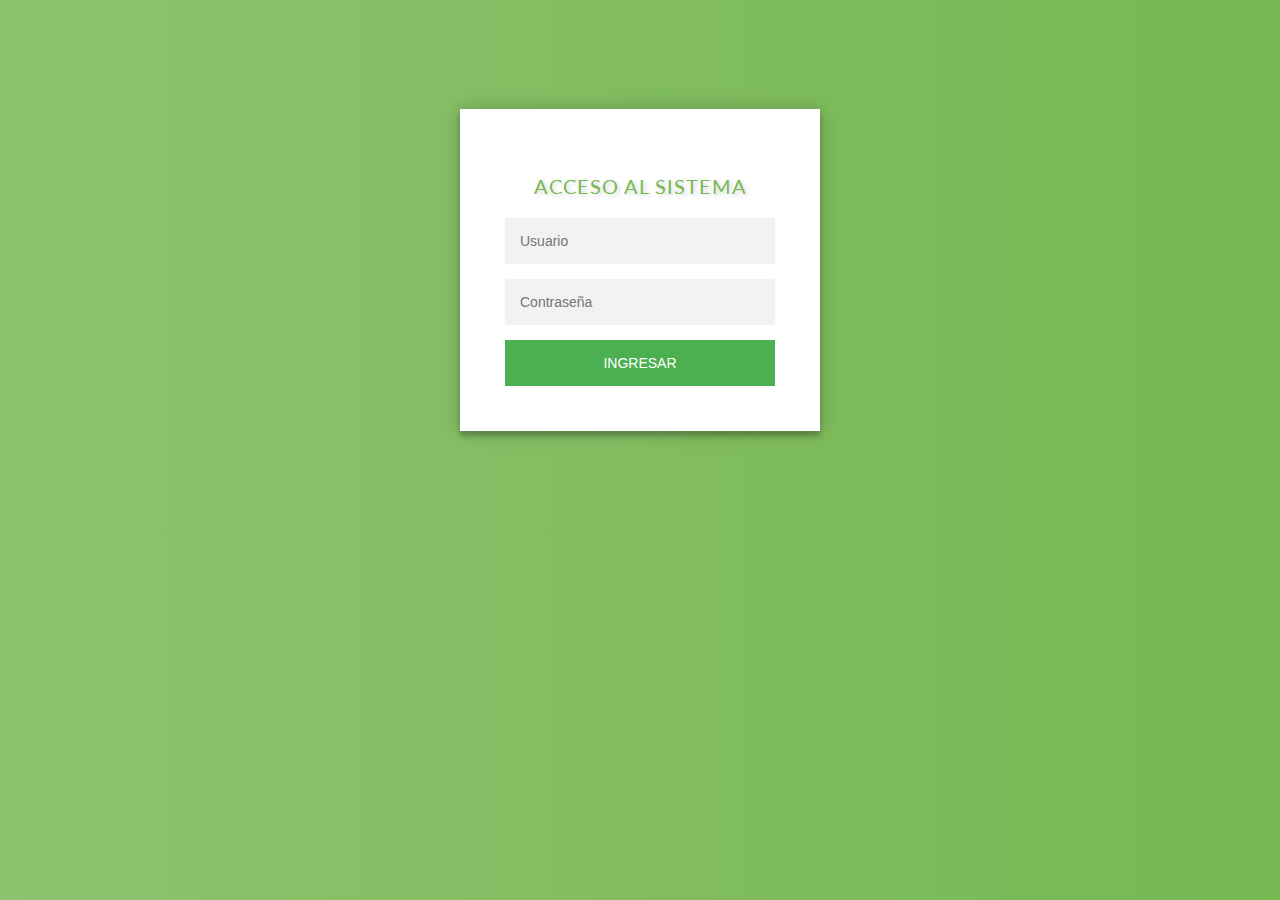
<file: index.html>
<!DOCTYPE html>
<html lang="en">
<head>
	<meta charset="UTF-8">
	<meta name="viewport" content="width=device-width, user-scalable=no, initial-scale=1.0, maximum-scale=1.0, minimum-scale=1.0">
	<title>Sistema de Control Remoto</title>
	<link rel="stylesheet" href="https://fonts.googleapis.com/css?family=Lato:300,400,700"> 
	<link rel="stylesheet" href="css/login.css">
</head>
<body>
<div class="login-page">
	<div class="form">
		<p class="form-title">ACCESO AL SISTEMA</p>
		<form class="login-form" action="estanque.html">
			<input type="text" placeholder="Usuario"/>
			<input type="password" placeholder="Contraseña"/>
			<button type="submit">Ingresar</button>
		</form>
	</div>
</div>
</body>
</html>
</file>
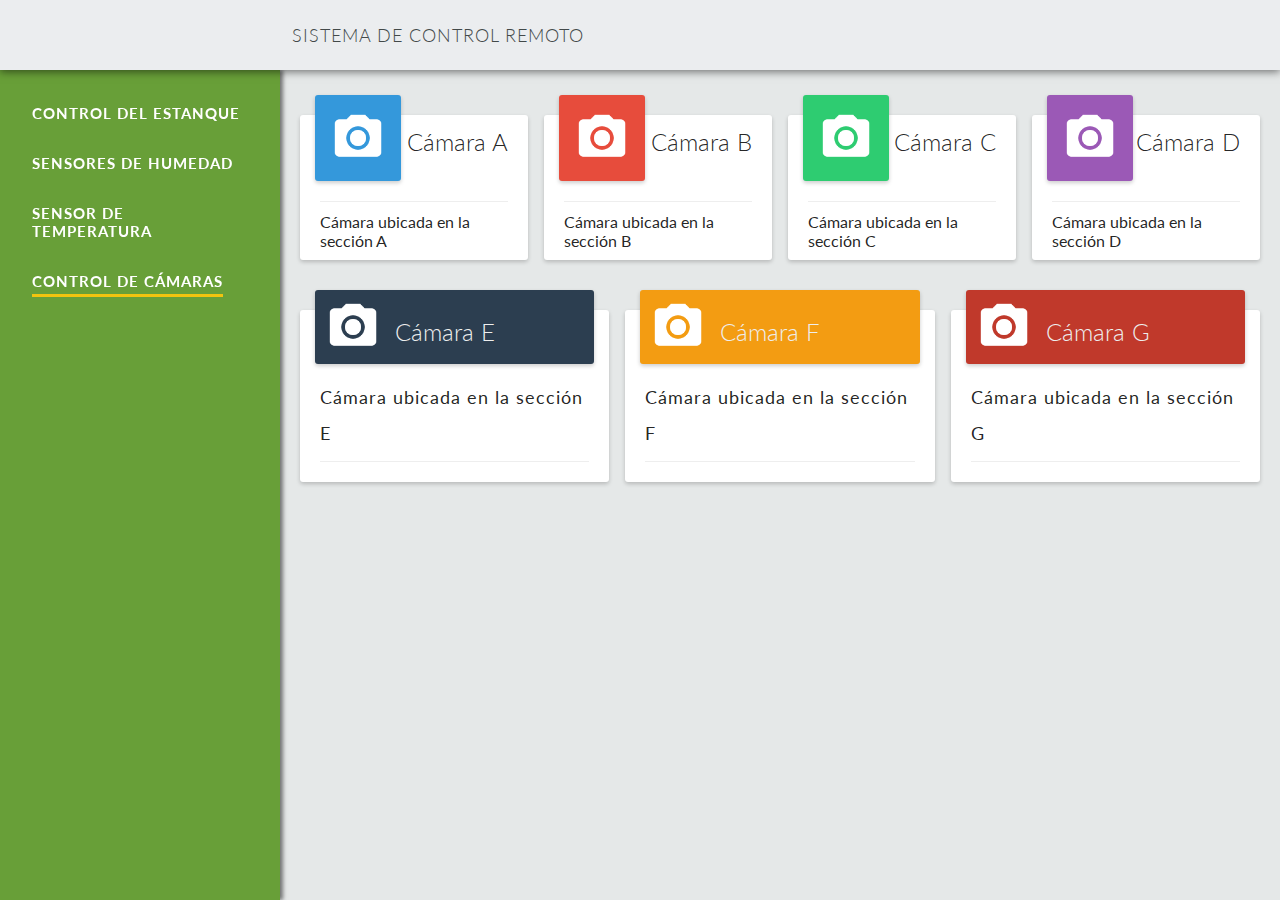
<file: camaras.html>
<!DOCTYPE html>
<html lang="es">
<head>
	<meta charset="UTF-8">
	<meta name="viewport" content="width=device-width, user-scalable=no, initial-scale=1.0, maximum-scale=1.0, minimum-scale=1.0">
	<title>Sistema de Control Remoto</title>
	<link rel="stylesheet" href="css/estilos.css">
	<link rel="stylesheet" href="css/flexboxgrid.min.css">
	<link rel="stylesheet" href="css/loader.css">
	<link rel="stylesheet" href="css/camaras.css">
	<link rel="stylesheet" href="css/lightbox.min.css">
	<link rel="stylesheet" href="https://fonts.googleapis.com/css?family=Lato:300,400"> 
</head>
<body>

<!-- SVG agua -->
<svg version="1.1" xmlns="http://www.w3.org/2000/svg" xmlns:xlink="http://www.w3.org/1999/xlink" x="0px" y="0px" style="display: none;">
	<symbol id="wave">
		<path d="M420,20c21.5-0.4,38.8-2.5,51.1-4.5c13.4-2.2,26.5-5.2,27.3-5.4C514,6.5,518,4.7,528.5,2.7c7.1-1.3,17.9-2.8,31.5-2.7c0,0,0,0,0,0v20H420z"></path>
		<path d="M420,20c-21.5-0.4-38.8-2.5-51.1-4.5c-13.4-2.2-26.5-5.2-27.3-5.4C326,6.5,322,4.7,311.5,2.7C304.3,1.4,293.6-0.1,280,0c0,0,0,0,0,0v20H420z"></path>
		<path d="M140,20c21.5-0.4,38.8-2.5,51.1-4.5c13.4-2.2,26.5-5.2,27.3-5.4C234,6.5,238,4.7,248.5,2.7c7.1-1.3,17.9-2.8,31.5-2.7c0,0,0,0,0,0v20H140z"></path>
		<path d="M140,20c-21.5-0.4-38.8-2.5-51.1-4.5c-13.4-2.2-26.5-5.2-27.3-5.4C46,6.5,42,4.7,31.5,2.7C24.3,1.4,13.6-0.1,0,0c0,0,0,0,0,0l0,20H140z"></path>
	</symbol>
</svg>

	<!-- Header -->
	<header class="header-a">

			<div class="nav-a row center-xs start-sm middle-xs">
				<div class="title-a">
					SISTEMA DE CONTROL REMOTO
				</div>
			</div>

	</header>

	<!-- Sidebar -->
	<aside class="sidebar-a">
		<ul class="menu-a">
			<li><a href="estanque.html"><span>CONTROL DEL ESTANQUE</span></a></li>
			<li><a href="humedad.html"><span>SENSORES DE HUMEDAD</span></a></li>
			<li><a href="temperatura.html"><span>SENSOR DE TEMPERATURA</span></a></li>
			<li><a href="camaras.html"><span class="activo">CONTROL DE CÁMARAS</span></a></li>
		</ul>
	</aside>

	<main class="main-a">
		<div class="main-contenedor">
			
			<!-- Cámaras -->
			<div class="row">
				
				<!-- Carta -->
				<div class="col-xs-12 col-sm-6 col-md-3">
					<div class="carta-contenedor">						
						<a href="img/A.jpg" data-lightbox="A" data-title="Imagen de la cámara A">
							<div class="cuadrado-header c-azul">
								<img src="img/camara.png" alt="">
							</div>
						</a>
						<div class="cuadrado-content">
							<h2>Cámara A</h2>
						</div>
						<div class="carta-footer">
							Cámara ubicada en la sección A
						</div>
					</div>
				</div>
				
				<!-- Carta -->
				<div class="col-xs-12 col-sm-6 col-md-3">
					<div class="carta-contenedor">						
						<a href="img/B.jpg" data-lightbox="B" data-title="Imagen de la cámara B">
							<div class="cuadrado-header c-rojo">
								<img src="img/camara.png" alt="">
							</div>
						</a>
						<div class="cuadrado-content">
							<h2>Cámara B</h2>
						</div>
						<div class="carta-footer">
							Cámara ubicada en la sección B
						</div>
					</div>
				</div>

				<!-- Carta -->
				<div class="col-xs-12 col-sm-6 col-md-3">
					<div class="carta-contenedor">						
						<a href="img/C.jpg" data-lightbox="C" data-title="Imagen de la cámara C">
							<div class="cuadrado-header c-esmeralda">
								<img src="img/camara.png" alt="">
							</div>
						</a>
						<div class="cuadrado-content">
							<h2>Cámara C</h2>
						</div>
						<div class="carta-footer">
							Cámara ubicada en la sección C
						</div>
					</div>
				</div>

				<!-- Carta -->
				<div class="col-xs-12 col-sm-6 col-md-3">
					<div class="carta-contenedor">						
						<a href="img/D.jpg" data-lightbox="D" data-title="Imagen de la cámara D">
							<div class="cuadrado-header c-amatista">
								<img src="img/camara.png" alt="">
							</div>
						</a>
						<div class="cuadrado-content">
							<h2>Cámara D</h2>
						</div>
						<div class="carta-footer">
							Cámara ubicada en la sección D
						</div>
					</div>
				</div>

			</div>
			<!-- Fin row  -->
			<div class="row">
				<!-- Carta -->
				<div class="col-xs-12 col-sm-6 col-md-4">
					<div class="carta-contenedor">						
						<a href="img/E.jpg" data-lightbox="E" data-title="Imagen de la cámara E">
							<div class="rectangulo-header c-medianoche">
								<img src="img/camara.png" alt="">
								<h2>Cámara E</h2>
							</div>
						</a>
						<div class="rectangulo-content">
							Cámara ubicada en la sección E
						</div>
						<div class="carta-footer">
							
						</div>
					</div>
				</div>

				<!-- Carta -->
				<div class="col-xs-12 col-sm-6 col-md-4">
					<div class="carta-contenedor">						
						<a href="img/F.jpg" data-lightbox="F" data-title="Imagen de la cámara F">
							<div class="rectangulo-header c-naranjo">
								<img src="img/camara.png" alt="">
								<h2>Cámara F</h2>
							</div>
						</a>
						<div class="rectangulo-content">
							Cámara ubicada en la sección F
						</div>
						<div class="carta-footer">
							
						</div>
					</div>
				</div>

				<!-- Carta -->
				<div class="col-xs-12 col-sm-6 col-md-4">
					<div class="carta-contenedor">						
						<a href="img/G.jpg" data-lightbox="G" data-title="Imagen de la cámara G">
							<div class="rectangulo-header c-granada">
								<img src="img/camara.png" alt="">
								<h2>Cámara G</h2>
							</div>
						</a>
						<div class="rectangulo-content">
							Cámara ubicada en la sección G
						</div>
						<div class="carta-footer">
							
						</div>
					</div>
				</div>
			</div>

		</div>
	</main>

	<!-- Loader -->
	<div id="overlay-loader">
		<div id="loader"></div>
		<div id="loader-message"></div>
	</div>


	<script type="text/javascript" src="js/jquery.js"></script>
	<script src="js/charts.js"></script>
	<script src="js/temperatura.js"></script>
	<script src="js/lightbox.min.js"></script>

</body>
</html>
</file>
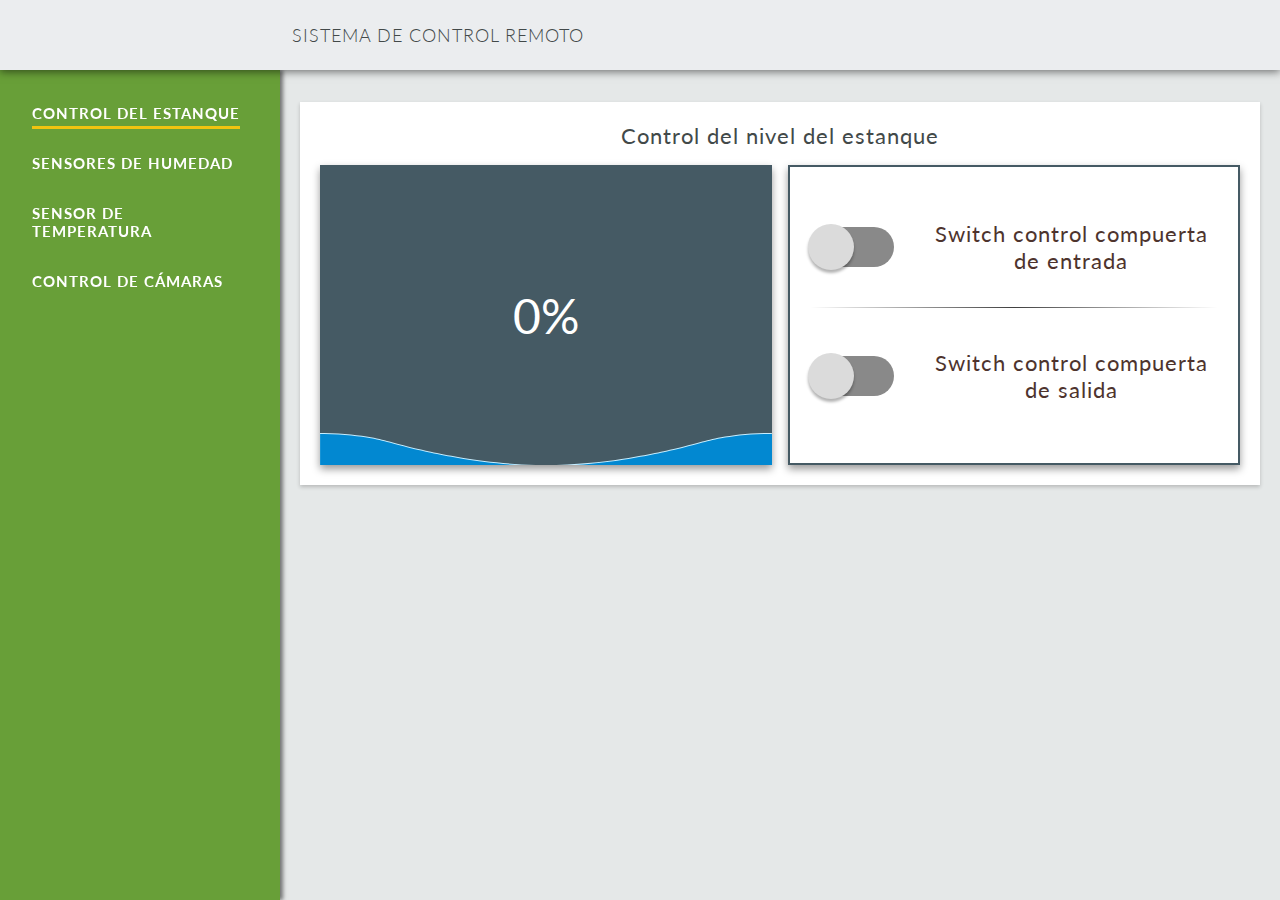
<file: estanque.html>
<!DOCTYPE html>
<html lang="es">
<head>
	<meta charset="UTF-8">
	<meta name="viewport" content="width=device-width, user-scalable=no, initial-scale=1.0, maximum-scale=1.0, minimum-scale=1.0">
	<title>Sistema de Control Remoto</title>
	<link rel="stylesheet" href="css/estilos.css">
	<link rel="stylesheet" href="css/flexboxgrid.min.css">
	<link rel="stylesheet" href="css/estanque.css">
	<link rel="stylesheet" href="css/switch.css">
	<link rel="stylesheet" href="css/agua.css">
	<link rel="stylesheet" href="css/loader.css">
	<link rel="stylesheet" href="css/termometro.css">
	<link rel="stylesheet" href="https://fonts.googleapis.com/css?family=Lato:300,400,700"> 
</head>
<body>

<!-- SVG agua -->
<svg version="1.1" xmlns="http://www.w3.org/2000/svg" xmlns:xlink="http://www.w3.org/1999/xlink" x="0px" y="0px" style="display: none;">
	<symbol id="wave">
		<path d="M420,20c21.5-0.4,38.8-2.5,51.1-4.5c13.4-2.2,26.5-5.2,27.3-5.4C514,6.5,518,4.7,528.5,2.7c7.1-1.3,17.9-2.8,31.5-2.7c0,0,0,0,0,0v20H420z"></path>
		<path d="M420,20c-21.5-0.4-38.8-2.5-51.1-4.5c-13.4-2.2-26.5-5.2-27.3-5.4C326,6.5,322,4.7,311.5,2.7C304.3,1.4,293.6-0.1,280,0c0,0,0,0,0,0v20H420z"></path>
		<path d="M140,20c21.5-0.4,38.8-2.5,51.1-4.5c13.4-2.2,26.5-5.2,27.3-5.4C234,6.5,238,4.7,248.5,2.7c7.1-1.3,17.9-2.8,31.5-2.7c0,0,0,0,0,0v20H140z"></path>
		<path d="M140,20c-21.5-0.4-38.8-2.5-51.1-4.5c-13.4-2.2-26.5-5.2-27.3-5.4C46,6.5,42,4.7,31.5,2.7C24.3,1.4,13.6-0.1,0,0c0,0,0,0,0,0l0,20H140z"></path>
	</symbol>
</svg>

	<!-- Header -->
	<header class="header-a">

			<div class="nav-a row center-xs start-sm middle-xs">
				<div class="title-a">
					SISTEMA DE CONTROL REMOTO
				</div>
			</div>

	</header>

	<!-- Sidebar -->
	<aside class="sidebar-a">
		<ul class="menu-a">
			<li><a href="estanque.html"><span class="activo">CONTROL DEL ESTANQUE</span></a></li>
			<li><a href="humedad.html"><span>SENSORES DE HUMEDAD</span></a></li>
			<li><a href="temperatura.html"><span>SENSOR DE TEMPERATURA</span></a></li>
			<li><a href="camaras.html"><span>CONTROL DE CÁMARAS</span></a></li>
		</ul>
	</aside>

	<main class="main-a">
		<div class="main-contenedor">
			
			<!-- Estanque -->
			<div class="row">
				<div class="col-xs-12">

					<div class="carta">

						<div class="row center-xs">
							<div class="carta-title col-xs">
								<span class="titulo">Control del nivel del estanque</span>
							</div>
						</div>

						<div class="row middle-xs">
							<!-- Nivel del agua -->
							<div class="col-xs-12 col-md-6 row-estanque">
								<div class="estanque">
									<!-- Agua -->
									<div class="water-jar">
										<div class="water-filling">
											<div class="percentNum" id="count">0</div>
											<div class="percentB">%</div>
										</div>
										<div id="water" class="water">
									    	<svg viewBox="0 0 560 20" class="water_wave water_wave_back">
									      		<use xlink:href="#wave"></use>
									    	</svg>
									    	<svg viewBox="0 0 560 20" class="water_wave water_wave_front">
									      		<use xlink:href="#wave"></use>
									    	</svg>
									  	</div>
									</div>

								</div>
							</div>

							<!-- Switch de control -->
							<div class="col-xs-12 col-md-6 row-estanque">
								<div class="estanque-control carta">
									<div class="row middle-xs center-xs control control-entrada">
										<div class="col-xs-3 col-sm-3">										
											<input type="checkbox" id="switch_entrada" onchange="compuertaEntrada(this)" class="cbx hidden switch-control"/>
											<label for="switch_entrada" class="lbl"></label>			
										</div>
										<div class="col-xs-12 col-sm-9 first-xs last-sm">	
											<span class="switch-text">Switch control compuerta de entrada</span>	
										</div>							
									</div>
									<hr>
									<div class="row middle-xs center-xs control control-salida">
										<div class="col-xs-3 col-sm-3">										
											<input type="checkbox" id="switch_salida" onchange="compuertaSalida(this)" class="cbx hidden switch-control"/>
											<label for="switch_salida" class="lbl"></label>		
										</div>
										<div class="col-xs-12 col-sm-9 first-xs last-sm">	
											<span class="switch-text">Switch control compuerta de salida</span>
										</div>							
									</div>
								</div>
							</div>

						</div>

					</div>

				</div>

			</div>

			<!-- TESTING -->
			
			<!-- TESTING -->
 
<!-- Flujos
			<div class="row">

				<div class="col-xs-12 col-md-6">
					<div class="carta">

						<div class="row center-xs">
							<div class="carta-title col-xs">
								<span class="titulo">Flujo de agua de entrada</span>
							</div>
						</div>

						<div class="row middle-xs">
							<div class="col-xs-12">
								<div class="flujo flujo-e">
									Conducto de agua
								</div>
							</div>
						</div>

					</div>
				</div>

				<div class="col-xs-12 col-md-6">
					<div class="carta">

						<div class="row center-xs">
							<div class="carta-title col-xs">
								<span class="titulo">Flujo de agua de salida</span>
							</div>
						</div>

						<div class="row middle-xs">
							<div class="col-xs-12">
								<div class="flujo flujo-s">
									Conducto de agua
								</div>
							</div>
						</div>

					</div>
				</div>

			</div>
-->			
		</div>
	</main>

	<!-- Loader -->
	<div id="overlay-loader">
		<div id="loader"></div>
		<div id="loader-message"></div>
	</div>


	<script type="text/javascript" src="js/jquery.js"></script>
	<script src="js/estanque.js"></script>

</body>
</html>
</file>
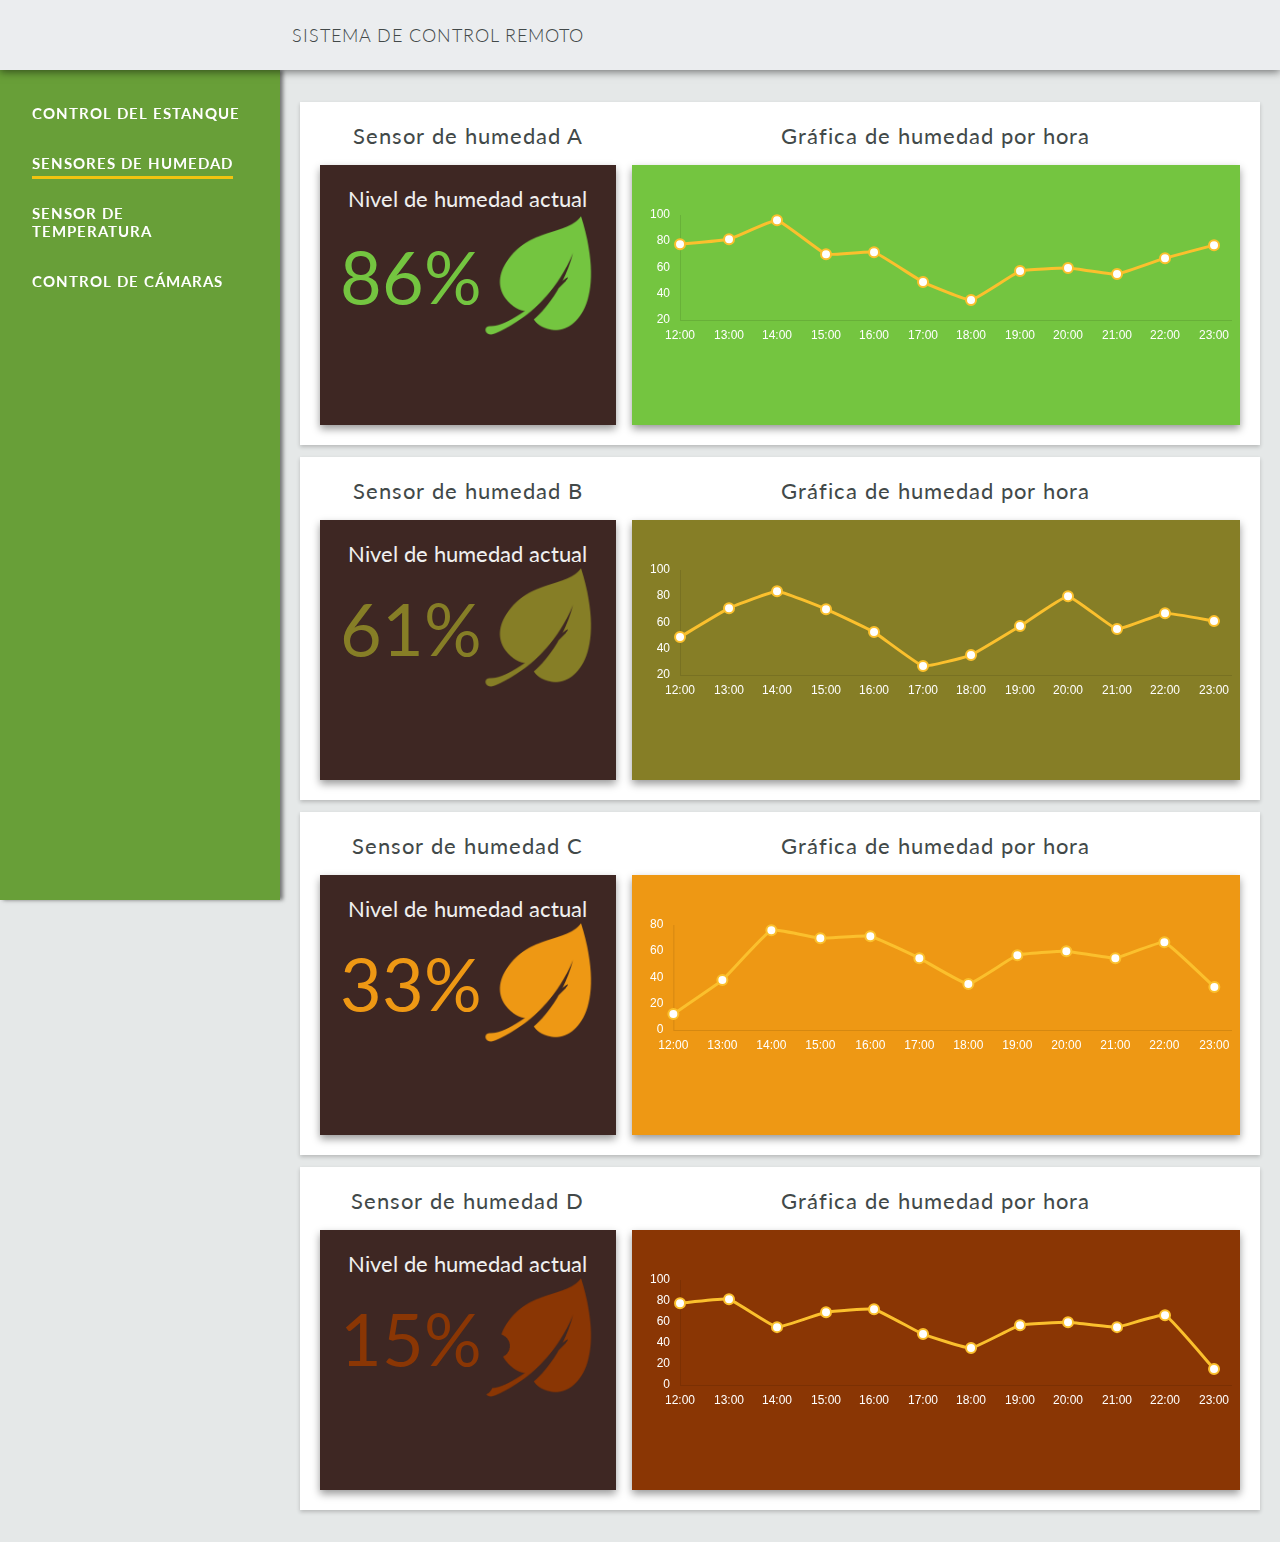
<file: humedad.html>
<!DOCTYPE html>
<html lang="es">
<head>
	<meta charset="UTF-8">
	<meta name="viewport" content="width=device-width, user-scalable=no, initial-scale=1.0, maximum-scale=1.0, minimum-scale=1.0">
	<title>Sistema de Control Remoto</title>
	<link rel="stylesheet" href="css/estilos.css">
	<link rel="stylesheet" href="css/flexboxgrid.min.css">
	<link rel="stylesheet" href="css/estanque.css">
	<link rel="stylesheet" href="css/switch.css">
	<link rel="stylesheet" href="css/agua.css">
	<link rel="stylesheet" href="css/loader.css">
	<link rel="stylesheet" href="https://fonts.googleapis.com/css?family=Lato:300,400,700"> 
</head>
<body>

<!-- SVG agua -->
<svg version="1.1" xmlns="http://www.w3.org/2000/svg" xmlns:xlink="http://www.w3.org/1999/xlink" x="0px" y="0px" style="display: none;">
	<symbol id="wave">
		<path d="M420,20c21.5-0.4,38.8-2.5,51.1-4.5c13.4-2.2,26.5-5.2,27.3-5.4C514,6.5,518,4.7,528.5,2.7c7.1-1.3,17.9-2.8,31.5-2.7c0,0,0,0,0,0v20H420z"></path>
		<path d="M420,20c-21.5-0.4-38.8-2.5-51.1-4.5c-13.4-2.2-26.5-5.2-27.3-5.4C326,6.5,322,4.7,311.5,2.7C304.3,1.4,293.6-0.1,280,0c0,0,0,0,0,0v20H420z"></path>
		<path d="M140,20c21.5-0.4,38.8-2.5,51.1-4.5c13.4-2.2,26.5-5.2,27.3-5.4C234,6.5,238,4.7,248.5,2.7c7.1-1.3,17.9-2.8,31.5-2.7c0,0,0,0,0,0v20H140z"></path>
		<path d="M140,20c-21.5-0.4-38.8-2.5-51.1-4.5c-13.4-2.2-26.5-5.2-27.3-5.4C46,6.5,42,4.7,31.5,2.7C24.3,1.4,13.6-0.1,0,0c0,0,0,0,0,0l0,20H140z"></path>
	</symbol>
</svg>

	<!-- Header -->
	<header class="header-a">

			<div class="nav-a row center-xs start-sm middle-xs">
				<div class="title-a">
					SISTEMA DE CONTROL REMOTO
				</div>
			</div>

	</header>

	<!-- Sidebar -->
	<aside class="sidebar-a">
		<ul class="menu-a">
			<li><a href="estanque.html"><span>CONTROL DEL ESTANQUE</span></a></li>
			<li><a href="humedad.html"><span class="activo">SENSORES DE HUMEDAD</span></a></li>
			<li><a href="temperatura.html"><span>SENSOR DE TEMPERATURA</span></a></li>
			<li><a href="camaras.html"><span>CONTROL DE CÁMARAS</span></a></li>
		</ul>
	</aside>

	<main class="main-a">
		<div class="main-contenedor">
					
			<!-- Sensores de humedad -->
			<!-- Sensor A -->
			<div class="carta">

				<div class="row">
					<div class="col-xs-12 col-md-4">

						<div class="row center-xs">
							<div class="carta-title col-xs">
								<span class="titulo">Sensor de humedad A</span>
							</div>
						</div>

						<div class="row middle-xs">
							<div class="col-xs-12">
								<div class="humedad humedad-nivel">
									<div class="row center-xs humedad-hoja">
										<div class="col-xs-12 humedad-text-contenedor">
											<span class="humedad-text">Nivel de humedad actual</span>
										</div>
										<div class="col-xs-12">
											<div class="row middle-xs">

												<div class="col-xs-6">
													<span class="porcentaje-hoja hoja-1">86%</span>
												</div>
												<div class="col-xs-6">
													<img class="hoja" src="img/hoja1.png" alt="hoja">
												</div>
												
											</div>										
										</div>
									</div>
								</div>
							</div>
						</div>
					</div>

					<div class="col-xs-12 col-md-8">

						<div class="row center-xs">
							<div class="carta-title col-xs">
								<span class="titulo">Gráfica de humedad por hora</span>
							</div>
						</div>

						<div class="row middle-xs">
							<div class="col-xs-12">
								<div class="humedad humedad-grafico humedad-grafico-1">
									<canvas id="hoja1" width="800" height="250"></canvas>
								</div>
							</div>
						</div>
					</div>
				</div>
			
			</div>

			<!-- Sensor B -->
			<div class="carta">

				<div class="row">
					<div class="col-xs-12 col-md-4">

						<div class="row center-xs">
							<div class="carta-title col-xs">
								<span class="titulo">Sensor de humedad B</span>
							</div>
						</div>

						<div class="row middle-xs">
							<div class="col-xs-12">
								<div class="humedad humedad-nivel">
									<div class="row center-xs humedad-hoja">
										<div class="col-xs-12">
											<span class="humedad-text">Nivel de humedad actual</span>										</div>
										<div class="col-xs-12">
											<div class="row middle-xs">

												<div class="col-xs-6">
													<span class="porcentaje-hoja hoja-2">61%</span>
												</div>
												<div class="col-xs-6">
													<img class="hoja" src="img/hoja2.png" alt="hoja">
												</div>
												
											</div>										
										</div>
									</div>
								</div>
							</div>
						</div>
					</div>

					<div class="col-xs-12 col-md-8">

						<div class="row center-xs">
							<div class="carta-title col-xs">
								<span class="titulo">Gráfica de humedad por hora</span>
							</div>
						</div>

						<div class="row middle-xs">
							<div class="col-xs-12">
								<div class="humedad humedad-grafico humedad-grafico-2">
									<canvas id="hoja2" width="800" height="250"></canvas>
								</div>
							</div>
						</div>
					</div>
				</div>
			
			</div>

			<!-- Sensor C -->
			<div class="carta">

				<div class="row">
					<div class="col-xs-12 col-md-4">

						<div class="row center-xs">
							<div class="carta-title col-xs">
								<span class="titulo">Sensor de humedad C</span>
							</div>
						</div>

						<div class="row middle-xs">
							<div class="col-xs-12">
								<div class="humedad humedad-nivel">
									<div class="row center-xs humedad-hoja">
										<div class="col-xs-12">
											<span class="humedad-text">Nivel de humedad actual</span>										</div>
										<div class="col-xs-12">
											<div class="row middle-xs">

												<div class="col-xs-6">
													<span class="porcentaje-hoja hoja-3">33%</span>
												</div>
												<div class="col-xs-6">
													<img class="hoja" src="img/hoja3.png" alt="hoja">
												</div>
												
											</div>										
										</div>
									</div>
								</div>
							</div>
						</div>
					</div>

					<div class="col-xs-12 col-md-8">

						<div class="row center-xs">
							<div class="carta-title col-xs">
								<span class="titulo">Gráfica de humedad por hora</span>
							</div>
						</div>

						<div class="row middle-xs">
							<div class="col-xs-12">
								<div class="humedad humedad-grafico humedad-grafico-3">
									<canvas id="hoja3" width="800" height="250"></canvas>
								</div>
							</div>
						</div>
					</div>
				</div>
			
			</div>

			<!-- Sensor D -->
			<div class="carta">

				<div class="row">
					<div class="col-xs-12 col-md-4">

						<div class="row center-xs">
							<div class="carta-title col-xs">
								<span class="titulo">Sensor de humedad D</span>
							</div>
						</div>

						<div class="row middle-xs">
							<div class="col-xs-12">
								<div class="humedad humedad-nivel">
									<div class="row center-xs humedad-hoja">
										<div class="col-xs-12">
											<span class="humedad-text">Nivel de humedad actual</span>										</div>
										<div class="col-xs-12">
											<div class="row middle-xs">

												<div class="col-xs-6">
													<span class="porcentaje-hoja hoja-4">15%</span>
												</div>
												<div class="col-xs-6">
													<img class="hoja" src="img/hoja4.png" alt="hoja">
												</div>
												
											</div>										
										</div>
									</div>
								</div>
							</div>
						</div>
					</div>

					<div class="col-xs-12 col-md-8">

						<div class="row center-xs">
							<div class="carta-title col-xs">
								<span class="titulo">Gráfica de humedad por hora</span>
							</div>
						</div>

						<div class="row middle-xs">
							<div class="col-xs-12">
								<div class="humedad humedad-grafico humedad-grafico-4">
									<canvas id="hoja4" width="800" height="250"></canvas>
								</div>
							</div>
						</div>
					</div>
				</div>
			
			</div>

		</div>
	</main>

	<!-- Loader -->
	<div id="overlay-loader">
		<div id="loader"></div>
		<div id="loader-message"></div>
	</div>


	<script type="text/javascript" src="js/jquery.js"></script>
	<script src="js/charts.js"></script>
	<script src="js/humedad.js"></script>

</body>
</html>
</file>
<file: css/login.css>
.login-page {
  width: 360px;
  padding: 8% 0 0;
  margin: auto;
}

.form {
  position: relative;
  z-index: 1;
  background: #FFFFFF;
  max-width: 360px;
  margin: 0 auto 100px;
  padding: 45px;
  text-align: center;
  box-shadow: 0 0 20px 0 rgba(0, 0, 0, 0.2), 0 5px 5px 0 rgba(0, 0, 0, 0.24);
}

.form-title {
  font-size: 20px;
  letter-spacing: 1px;
  color: #76b852;
  text-shadow: 2px 2px 5px rgba(0,0,0,0.2);
}

.form input {
  font-family: "Roboto", sans-serif;
  outline: 0;
  background: #f2f2f2;
  width: 100%;
  border: 0;
  margin: 0 0 15px;
  padding: 15px;
  box-sizing: border-box;
  font-size: 14px;
}

.form button {
  font-family: "Roboto", sans-serif;
  text-transform: uppercase;
  outline: 0;
  background: #4CAF50;
  width: 100%;
  border: 0;
  padding: 15px;
  color: #FFFFFF;
  font-size: 14px;
  -webkit-transition: all 0.3 ease;
  transition: all 0.3 ease;
  cursor: pointer;
}

.form button:hover,.form button:active,.form button:focus {
  background: #43A047;
}

body {
  background: #76b852; /* fallback for old browsers */
  background: -webkit-linear-gradient(right, #76b852, #8DC26F);
  background: -moz-linear-gradient(right, #76b852, #8DC26F);
  background: -o-linear-gradient(right, #76b852, #8DC26F);
  background: linear-gradient(to left, #76b852, #8DC26F);
  font-family: 'Lato', sans-serif;
  -webkit-font-smoothing: antialiased;
  -moz-osx-font-smoothing: grayscale;      
}



@media screen and (max-width: 767px){
  .login-page {
    width: 300px;
    padding: 8% 0 0;
    margin: auto;
  }

  .form-title {
    font-size: 18px;
  }
}
</file>
<file: css/estilos.css>
* {
	margin: 0;
	padding: 0;
	box-sizing: border-box;
}

body {
	font-family: 'Lato', sans-serif;
	overflow-x: hidden;
	background-color: #e5e8e8;
	color: #424949;
}

/*===== Header =====*/
.header-a {
	z-index: 100;
	box-shadow: 0 2px 8px rgba(0,0,0,0.5);	
	position: fixed;
	top: 0;
	left: 0;
	right: 0;
}

.nav-a {
	height: 70px;
	background-color: #ebedef;
}

.title-a {
	font-size: 18px;
	font-weight: 300;
	letter-spacing: 1px;
	margin-left: 300px;
}

a {
	text-decoration: none;
	color: #FFF;
}
/*====================*/

/*===== Sidebar =====*/
.sidebar-a {
	position: fixed;
	width: 280px;
	top: 70px;
	bottom: 0;
	left: 0;
	background-color: #689f38;
	z-index: 90;
	box-shadow: 3px 0 4px rgba(0,0,0,0.5);
}

.menu-a {
	list-style-type: none;
	padding: 24px 32px;
	letter-spacing: 1px;
	color: #FFF;
	font-size: 15px;
	font-weight: 700;
}

.menu-a li:nth-child(1) {
	margin: 10px 0 32px 0;
}

.menu-a li:nth-child(n+2) {
	margin: 32px 0;
}

.activo {
	padding: 4px 0;
	border-bottom: 3px solid #f1c40f;
}
/*====================*/

/*===== Misc =====*/
.main-a {
	position: relative;
	margin-left: 280px;
	margin-top: 70px;
	padding: 20px;
}

.carta {
	background-color: #fff;
	padding: 20px;
	box-shadow: 0 2px 4px rgba(0,0,0,0.2);
	margin: 12px 0 12px 0;
}

.carta-title {
	padding-bottom: 16px;
	font-size: 20px;
}

.titulo {
	font-size: 22px;
	letter-spacing: 1px;
}

@media screen and (max-width: 767px){
	.sidebar-a {
		position: absolute;
		display: none;
		left: -280px;
	}

	.main-a {
		margin-left: 0px;
	}

	.title-a {
		margin-left: 0;
	}
}
/*====================*/

/*===== Estanque =====*/
.row-estanque {
	width:100%;
}

.estanque {
	height: 300px;
	box-shadow: 0 4px 8px rgba(0,0,0,0.4);
	background-color: #757575;
}

.estanque-control {
	margin: 0;
	height: 300px;
	background-color: #fff;
	color: #4e342e;
	border: 2px solid  #455a64; 
	box-shadow: 0px 4px 8px rgba(0,0,0,0.4);
	letter-spacing: 1px;
}

.control {
	height: 120px;
}

.control-entrada {
	/*background-color: #9c27b0;*/
}

.control-salida {
	/*background-color: #f57c00;*/
}

.switch-text {
	font-size: 22px;
	display: inline-block;
	margin-left: 8px;
}

.switch-control {

}

.estanque-control hr {
	 border: 0; 
	 height: 1px; 
	 margin: 0 0 8px 0;
	 background-image: linear-gradient(to right, rgba(0, 0, 0, 0), rgba(0, 0, 0, 0.75), rgba(0, 0, 0, 0));
}

@media screen and (max-width: 767px){
	.estanque {
		margin-bottom: 12px;
		height: 200px;
	}

	.estanque-control {

	}

	.switch-text {
		font-size: 16px;
	}

	.control:nth-child(1) {
		margin-bottom: 12px;
	}
}

/*====================*/

/*===== Caudales de flujo de agua =====*/
.flujo {
	height: 200px;	
	box-shadow: 0px 4px 8px rgba(0,0,0,0.4);
}

.flujo-e {
	background-color: #d32f2f;
}

.flujo-s {
	background-color: #fbc02d;	
}

@media screen and (max-width: 767px){
	
}
/*====================*/

/*===== Sensores de Humedad =====*/
.humedad {
	padding: 8px;
	min-height: 200px;
	box-shadow: 0px 4px 8px rgba(0,0,0,0.4);
}

.humedad-nivel {
	background-color: #3e2723;	
	height: 260px;
}

.humedad-hoja {
	padding: 12px;
}

.humedad-text-contenedor {
	height: 30px;	
}

.humedad-text {
	color: #efefef;
	font-size: 22px;
}

.humedad-grafico {
	height: 260px;
}

.humedad-grafico-1 {
	background-color: #74c540;	
}

.humedad-grafico-2 {
	background-color: #867e26;	
}

.humedad-grafico-3 {
	background-color: #ee9814;	
}

.humedad-grafico-4 {
	background-color: #8a3604;	
}

.hoja-1 {
	color: #74c540;
}

.hoja-2 {
	color: #867e26;
}

.hoja-3 {
	color: #ee9814;
}

.hoja-4 {
	color: #8a3604;
}

.hoja {
	max-width:100%;
}

.porcentaje-hoja {
	font-size: 72px;
}

@media screen and (max-width: 767px){
	.humedad-text {
		font-size: 20px;
	}

	.porcentaje-hoja {
		font-size: 60px;
	}

	.humedad-nivel {
		margin-bottom: 12px;
		height: auto;
	}

	.humedad-grafico {
		height: auto;
	}

	.hoja {
		
	}
}
/*====================*/

/*========== Temperatura ==========*/
.temperatura {
	height: 240px;	
}

.temperatura-dia {
	background-color: #4fc3f7;
}

.temperatura-noche {
	background-color: #212f3c;
}

.texto-temperatura {
	font-size: 60px;
	color: #FFF;
}



/*====================*/

/*TESTING*/
.nubes {
	height: 240px;	
	box-shadow: 0px 4px 8px rgba(0,0,0,0.4);
	background-color: #4fc3f7;
	position: relative;
}

.nube-1 {
	position: absolute;
	bottom: 0;
}

.nube-2 {
	position: absolute;
	bottom: 0;
}

.nube-3 {
	position: absolute;
	bottom: 0;
}
</file>
<file: css/loader.css>
#overlay-loader{
		position: fixed;
		background-color: rgba(255,255,255,0.8);
		top: 0;
		left: 0;
		bottom: 0;
		right: 0;
		z-index: 9999;
		display: none;
	}
	#loader {
		display:block;
		position:relative;
		left:50%;
		top:50%;
		width:150px;
		height:150px;
		margin:-75px 0 0 -75px;
		-webkit-border-radius:50%;
		-moz-border-radius:50%;
		border-radius:50%;
		border:3px solid transparent;
		border-top-color:#3498db;
		-webkit-animation:spin 2s linear infinite;
		-moz-animation:spin 2s linear infinite;
		-o-animation:spin 2s linear infinite;
		animation:spin 2s linear infinite;
		z-index:1001
	}
	#loader:before {
		content:"";
		position:absolute;
		top:5px;
		left:5px;
		right:5px;
		bottom:5px;
		-webkit-border-radius:50%;
		-moz-border-radius:50%;	
		border-radius:50%;
		border:3px solid transparent;
		border-top-color:#e74c3c;
		-webkit-animation:spin 3s linear infinite;
		-moz-animation:spin 3s linear infinite;
		-o-animation:spin 3s linear infinite;
		animation:spin 3s linear infinite
	}
	#loader:after {
		content:"";
		position:absolute;
		top:15px;
		left:15px;
		right:15px;
		bottom:15px;
		-webkit-border-radius:50%;
		-moz-border-radius:50%;	
		border-radius:50%;
		border:3px solid transparent;
		border-top-color:#f9c922;
		-webkit-animation:spin 1.5s linear infinite;
		-moz-animation:spin 1.5s linear infinite;
		-o-animation:spin 1.5s linear infinite;
		animation:spin 1.5s linear infinite
	}
	#loader-message {
		display:block;
		position: relative;
		left: calc(50% - 110px);
		top: calc(50% + 10px);
		z-index:1002
	}


	@-webkit-keyframes spin {
		0% {
			-webkit-transform:rotate(0deg);
			-ms-transform:rotate(0deg);
			transform:rotate(0deg)
		}
		100% {
			-webkit-transform:rotate(360deg);
			-ms-transform:rotate(360deg);
			transform:rotate(360deg)
		}
	}
	@keyframes spin {
		0% {
			-webkit-transform:rotate(0deg);
			-ms-transform:rotate(0deg);
			transform:rotate(0deg)
		}
		100% {
			-webkit-transform:rotate(360deg);
			-ms-transform:rotate(360deg);
			transform:rotate(360deg)
		}
	}
</file>
<file: css/camaras.css>
.carta-contenedor {
	position: relative;
    display: inline-block;
    width: 100%;
    margin: 25px 0;
    box-shadow: 0 2px 4px rgba(0,0,0,0.2);
    border-radius: 3px;
    color: rgba(0,0,0, 0.87);
    background: #fff;
}

/*========== Carta con un cuadrado y texto a la derecha ==========*/
.cuadrado-header {
	position: absolute;  
	width: 86px;
	height: 86px;
	margin: -20px 15px 0 15px;
    min-height: 86px;
    border-radius: 3px;
	box-shadow: 0 2px 4px rgba(0,0,0,0.2);
}

.cuadrado-header img {
	position: absolute;
    top: 0; 
    bottom:0; 
    left: 0; 
    right:0;
    margin: auto;
	width: 56px;
	height: 56px;
}

.cuadrado-content {
	text-align: right;
    padding: 15px 20px;
    min-height: 86px;
    line-height: 1.5em;
    font-weight: 300;
}

.cuadrado-content h2 {
	font-weight: 300;
}
/*==========================================================*/
.rectangulo-header {
	position: relative;
	margin: -20px 15px 0 15px;
    height: 74px;
    border-radius: 3px;
	box-shadow: 0 2px 4px rgba(0,0,0,0.2);
}

.rectangulo-header img, .rectangulo-header h2 {
	position: relative;
	display: inline-block;
    color: #eeeeee;
	font-weight: 300;
	vertical-align: bottom;
}

.rectangulo-header img {	
	position: relative;
	top: 9px; 
    bottom:0; 
    left: 0;
    margin: 0 10px;
	width: 56px;
	height: 56px;
}

.rectangulo-content {
	text-align: left;
    padding: 15px 20px 10px;
    min-height: 60px;
    font-size: 18px;
	letter-spacing: 1px;
    line-height: 2em;
}
/*============================================*/
.carta-footer {
    margin: 0 20px 10px;
    padding-top: 10px;
    border-top: 1px solid #eeeeee;
}

/*========== Colores ==========*/
.c-azul {	
    background-color: #3498db;  
}

.c-turquesa {
	background-color: #1abc9c;
}

.c-esmeralda {
	background-color: #2ecc71;
}

.c-amatista {
	background-color: #9b59b6;
}

.c-asfalto {
	background-color: #34495e;
}

.c-verdemar {
	background-color: #16a085;
}

.c-verde {
	background-color: #27ae60;
}

.c-azuloscuro {
	background-color: #2980b9;
}

.c-morado {
	background-color: #8e44ad;
}

.c-medianoche {
	background-color: #2c3e50;
}

.c-soleado {
	background-color: #f1c40f;
}

.c-zanahoria {
	background-color: #e67e22;
}

.c-rojo {
	background-color: #e74c3c;
}

.c-nubes {
	background-color: #ecf0f1;
}

.c-concreto {
	background-color: #95a5a6;
}

.c-naranjo {
	background-color: #f39c12;
}

.c-calabaza {
	background-color: #d35400;
}

.c-granada {
	background-color: #c0392b;
}

.c-plata {
	background-color: #bdc3c7;
}

.c-gris {
	background-color: #7f8c8d;
}
</file>
<file: css/estanque.css>
#estanque {
	    width: 150px;
	    height: 300px;
	    background: #5d6d7e;
	    overflow: hidden;
	    backface-visibility: hidden;
	    transform: translate3d(0, 0, 0);
	    border: 2px solid #34495e;
	    border-bottom-left-radius: 15px;
	    border-bottom-right-radius: 15px;
	    display: none;
	}
	#estanque .llenar {
	    animation-name: Llenar;
	    animation-iteration-count: 1;
	    animation-timing-function: cubic-bezier(.2, .6, .7, .9);
	    animation-duration: 4s;
	    animation-fill-mode: forwards;
	}

	#estanque .vaciar {
	    animation-name: Vaciar;
	    animation-iteration-count: 1;
	    animation-timing-function: cubic-bezier(.2, .6, .7, .9);
	    animation-duration: 4s;
	    animation-fill-mode: forwards;
	}

	#estanque #AnimacionAgua {
	    animation-name: AnimacionAgua;
	    animation-iteration-count: infinite;
	    animation-timing-function: linear;
	    animation-duration: 1s;
	    width:300px;
	    height: 150px;
	    fill: #04ACFF;
	}

	@keyframes Llenar {
	    0% {
	        transform: translate(0, 300px);
	    }
	    100% {
	        transform: translate(0, 5px);
	    }
	}

	@keyframes Vaciar {
	    0% {
	        transform: translate(0, 5px);
	    }
	    100% {
	        transform: translate(0, 300px);
	    }
	}

	@keyframes AnimacionAgua {
	    0% {
	        transform: translate(-150px, 0);
	    }
	    100% {
	        transform: translate(0, 0);
	    }
	}

	#on-btn{
		background-color: green;
		width: 30px;
		height: 30px;
		border-radius: 50%;
	}

	#off-btn{
		background-color: red;
		width: 30px;
		height: 30px;
		border-radius: 50%;
	}
</file>
<file: css/switch.css>
.lbl {
  position: relative;
  display: block;
  height: 40px;
  width: 84px;
  background: #898989;
  border-radius: 100px;
  cursor: pointer;
  transition: all 0.3s ease;
}

.lbl:after {
  position: absolute;
  left: -2px;
  top: -3px;
  display: block;
  width: 46px;
  height: 46px;
  border-radius: 100px;
  background: #dbdbdb;
  box-shadow: 0px 3px 3px rgba(0,0,0,0.3);
  content: '';
  transition: all 0.3s ease;
}

.lbl:active:after { transform: scale(1.15, 0.85); }

.cbx:checked ~ label { background: #aed6f1; }

.cbx:checked ~ label:after {
  left: 40px;
  background: #5dade2;
}

.cbx:disabled ~ label {
  background: #d5d5d5;
  pointer-events: none;
}

.cbx:disabled ~ label:after { background: #bcbdbc; }
.hidden { display: none; }
</file>
<file: css/agua.css>
.water-jar {
  height: 300px;
  width: 100%;
  position: relative;
  top: 50%;
  left: 50%;
  -webkit-transform: translate(-50%, -50%);
          transform: translate(-50%, -50%);
  background: #455a64;
  overflow: hidden;
  }

.water-jar .water-filling {
  position: absolute;
  left: 0;
  top: 0;
  z-index: 3;
  width: 100%;
  height: 100%;
  display: -webkit-box;
  display: -ms-flexbox;
  display: flex;
  display: -webkit-flex;
  -webkit-box-align: center;
  -webkit-align-items: center;
      -ms-flex-align: center;
          align-items: center;
  -webkit-box-pack: center;
  -webkit-justify-content: center;
      -ms-flex-pack: center;
          justify-content: center;
  color: #fff;
  font-size: 48px;
}
 
.water-jar .water {
  position: absolute;
  left: 0;
  top: 0;
  z-index: 2;
  width: 100%;
  height: 100%;
  -webkit-transform: translate(0, 100%);
          transform: translate(0, 100%);
  background: #0288d1;
}
 
.water-jar .water_wave {
  width: 200%;
  position: absolute;
  bottom: 100%;
}
 
.water-jar .water_wave_back {
  right: 0;
  fill: #C7EEFF;
  -webkit-animation: wave-back 1.5s infinite linear;
          animation: wave-back 1.5s infinite linear;
}
 
.water-jar .water_wave_front {
  left: 0;
  fill: #0288d1;
  margin-bottom: -1px;
  -webkit-animation: wave-front .8s infinite linear;
          animation: wave-front .8s infinite linear;
}
 
@-webkit-keyframes wave-front {
  100% {
    -webkit-transform: translate(-50%, 0);
            transform: translate(-50%, 0);
  }
}
 
@keyframes wave-front {
  100% {
    -webkit-transform: translate(-50%, 0);
            transform: translate(-50%, 0);
  }
}
 
@-webkit-keyframes wave-back {
  100% {
    -webkit-transform: translate(50%, 0);
            transform: translate(50%, 0);
  }
}
 
@keyframes wave-back {
  100% {
    -webkit-transform: translate(50%, 0);
            transform: translate(50%, 0);
  }
}

/*========== Media xs ==========*/
@media screen and (max-width: 767px){
  .water-jar {
    height: 200px;
  }
}
</file>
<file: css/termometro.css>
.d-instrumento{
	background-color: green;
}

.d-termometro{
	position: relative;
	width: 100px;
	height: 158px;
	margin: 0 auto;
}

.d-termometro-tubo{
	z-index: 10;
	position: absolute;
	background-color: transparent;
	width: 40px;
	height: 124px;
	left: 50%;
	margin-left: -20px;
	border-top: 10px solid #fff;
	border-left: 10px solid #fff;
	border-right: 10px solid #fff;
	border-top-left-radius: 6px;
	border-top-right-radius: 6px;
	box-sizing: border-box;
}

.d-termometro-esfera{
	z-index: 9;
	position: absolute;
	background-color: transparent;
	width: 48px;
	height: 48px;
	border-radius: 50%;
	left: 50%;
	margin-left: -24px;
	bottom: 0;
	border-top: 10px solid transparent;
	border-bottom: 10px solid #fff;
	border-left: 10px solid #fff;
	border-right: 10px solid #fff;
	box-sizing: border-box;
}

.d-mercurio{
	position: absolute;
	z-index: 5;
	background: linear-gradient(to left, #f44336 50%, #d32f2f 50%);
	width: 32px;
	top: 140px; /* 0°C: 140px, 50°C: 10px*/
	left: 50%;
	bottom: 8px;
	margin-left: -16px;
	transition: top 1s ease;
}

.d-medicion{
	width: 14px;
	height: 4px;
	background-color: #fff;
	position: absolute;
	right: 0;
}

.d-medicion::before{
	content: '';
	width: 10px;
	height: 4px;
	background-color: #fff;
	position: absolute;
	right: 0;
	top: 10px;
}

.d-medicion::after{
	content: '';
	width: 10px;
	height: 4px;
	background-color: #fff;
	position: absolute;
	right: 0;
	top: 20px;
}

.d-termometro-tubo .d-medicion:nth-child(1){
	top: 14px;
}

.d-termometro-tubo .d-medicion:nth-child(2){
	top: 44px;
}

.d-termometro-tubo .d-medicion:nth-child(3){
	top: 74px;
}

/*===== (Sol y Luna) =====*/
.d-contenedor{
	width: 50%;
	display: inline-block;
	vertical-align: top;
}
.d-clima{
	position: relative;
	min-height: 270px;
}
/*SOL****************************/
.d-sol{
	position: absolute;
	width: 100px;
	height: 100px;
	background-color: #fdd835;
	top: 15px;
	right: 40px;
	border-radius: 50%;
	border-left: 10px solid #fbc02d;
	box-sizing: border-box;
	box-shadow: 0 0 20px #fdd835;
}

.d-rayos{
	position: relative;
	width: 74px;
	height: 74px;
	margin-left: -7px;
	margin-top: 3px;
	display: none;
}

.d-rayo{
	width: 0;
	border-top: 12px solid rgba(253,216,53,0.5);
	border-left: 12px solid transparent; 
	border-bottom: 12px solid transparent;
	border-right: 12px solid rgba(253,216,53,0.5);
	border-top-right-radius: 3px;
	border-top-left-radius: 3px;
	border-bottom-right-radius: 3px;			
	position: absolute;
}

.d-rayos .d-rayo:nth-child(1){
	top: -20px;
	transform: rotate(-45deg);
	left: 50%;			
	margin-left: -12px;
}


.d-rayos .d-rayo:nth-child(2){
	bottom: -20px;
	transform: rotate(135deg);
	left: 50%;			
	margin-left: -12px;
}

.d-rayos .d-rayo:nth-child(3){
	right: -20px;
	top: 50%;
	transform: rotate(45deg);
	margin-top: -12px;
}

.d-rayos .d-rayo:nth-child(4){
	left: -20px;
	top: 50%;
	transform: rotate(-135deg);
	margin-top: -12px;
}

.d-rayos .d-rayo:nth-child(5){
	left: -8px;
	top: 4px;
	transform: rotate(-90deg);
	margin-top: -12px;
}

.d-rayos .d-rayo:nth-child(6){
	right: -8px;
	top: 4px;
	transform: rotate(0);
	margin-top: -12px;
}

.d-rayos .d-rayo:nth-child(7){
	right: -8px;
	bottom: -8px;
	transform: rotate(90deg);
	margin-top: -12px;
}

.d-rayos .d-rayo:nth-child(8){
	left: -8px;
	bottom: -8px;
	transform: rotate(-180deg);
	margin-top: -12px;
}
/*NUBE*****************************/
.d-nubes{
	position: absolute;
	width: 111px;
	height: 60px;
	top: 65px;
	right: -7px;
	box-sizing: border-box;
}

.d-nube-base{
	position: relative;
	width: 70px;
	height: 22px;
	margin: 34px auto 0 auto;
}

.d-nube-base::after{
	content: '';
	z-index: 11;
	position: absolute;
	bottom: -4px;
	width: 72px;
	height: 3px;
	background-color: #cfd8dc;
	left: -2px;
	border-bottom-left-radius: 10px;
	border-bottom-right-radius: 10px;
}

.d-nube{
	position: absolute;
	background-color: #cfd8dc;
	border-radius: 50%;
	box-sizing: border-box;
}

.d-nube-base .d-nube:nth-child(1){
	z-index: 10;
	height: 44px;
	width: 44px;
	border-top: 3px solid #cfd8dc;
	border-bottom: 3px solid #cfd8dc;
	border-left: 3px solid #cfd8dc;
	border-right: 3px solid transparent;
	bottom: -4px;
	left: -20px;
	transform: rotate(45deg);
	box-shadow: -8px -2px 6px #fff;
}

.d-nube-base .d-nube:nth-child(2){
	z-index: 9;
	height: 60px;
	width: 60px;
	border-top: 3px solid #cfd8dc;
	border-bottom: 3px solid transparent;
	border-left: 3px solid #cfd8dc;
	border-right: 3px solid transparent;
	bottom: -4px;
	left: -4px;
	transform: rotate(45deg);
	box-shadow: -6px -6px 8px #fff;
}

.d-nube-base .d-nube:nth-child(3){
	z-index: 8;
	height: 40px;
	width: 40px;
	border-top: 3px solid #cfd8dc;
	border-bottom: 3px solid transparent;
	border-left: 3px solid #cfd8dc;
	border-right: 3px solid transparent;
	bottom: -4px;
	left: 28px;
	transform: rotate(90deg);
	box-shadow: -3px -4px 8px #fff;
}

.d-nube-base .d-nube:nth-child(4){
	z-index: 8;
	height: 20px;
	width: 20px;
	border-top: 3px solid #cfd8dc;
	border-bottom: 3px solid transparent;
	border-left: 3px solid #cfd8dc;
	border-right: 3px solid transparent;
	bottom: -4px;
	left: 55px;
	transform: rotate(118deg);
	box-shadow: -4px -5px 8px #fff;
}
/*LUNA************************/
.d-luna{
	position: absolute;
	width: 100px;
	height: 100px;
	background-color: #cfd8dc;
	top: 15px;
	right: 30px;
	border-radius: 50%;
	border-left: 10px solid #78909c;
	box-sizing: border-box;
	transform: rotate(-45deg);
	box-shadow: 0 0 10px rgba(225,255,255,0.9);
}

.d-luna::before{
	content:'';
	position: absolute;
	width: 6px;
	height: 6px;
	background-color: #78909c;
	bottom: 16px;
	right: 20px;
	border-radius: 50%;
}

.d-luna::after{
	content:'';
	position: absolute;
	width: 8px;
	height: 8px;
	background-color: #78909c;
	bottom: 14px;
	right: 54px;
	border-radius: 50%;
}

.d-crater{
	position: absolute;
	width: 22px;
	height: 22px;
	background-color: #78909c;
	top: 46px;
	right: 10px;
	border-radius: 50%;
}

.d-crater::before{
	content: '';
	position: absolute;
	width: 9px;
	height: 9px;
	background-color: #78909c;
	bottom: 30px;
	right: 5px;
	border-radius: 50%;
}

.d-crater::after{
	content: '';
	position: absolute;
	width: 12px;
	height: 12px;
	background-color: #78909c;
	bottom: 25px;
	right: 21px;
	border-radius: 50%;
}

@media screen and (max-width: 767px){
	.d-luna {
		width: 80px;
		height: 80px;
		right: 15px;
		top: 20px;
	}

	.d-luna::before{
		content:'';
		width: 4px;
		height: 4px;
		bottom: 12px;
		right: 30px;
	}

	.d-luna::after{
		content:'';
		width: 8px;
		height: 8px;
		bottom: 14px;
		right: 54px;
	}

	.d-crater{
		width: 14px;
		height: 14px;
		top: 40px;
		right: 12px;
	}

	.d-crater::before{
		content: '';
		width: 9px;
		height: 9px;
		bottom: 30px;
		right: 5px;
	}

	.d-crater::after{
		content: '';
		width: 10px;
		height: 10px;
		bottom: 25px;
		right: 21px;
	}

	.d-sol {
		width: 80px;
		height: 80px;
		right: 15px;
		top: 20px;
	}

	.d-nubes {
		top: 50px;
	}

	.d-nube-base::after{
		content: '';
		bottom: -4px;
		width: 66px;
		height: 5px;
		left: -7px;
	}

	.d-nube-base .d-nube:nth-child(1){
		z-index: 10;
		height: 34px;
		width: 34px;
		bottom: -4px;
		left: -20px;
		box-shadow: -8px -2px 6px #fff;
	}

	.d-nube-base .d-nube:nth-child(2){
		z-index: 9;
		height: 48px;
		width: 48px;
		bottom: -4px;
		left: -5px;
		box-shadow: -6px -6px 8px #fff;
	}

	.d-nube-base .d-nube:nth-child(3){
		z-index: 8;
		height: 33px;
		width: 33px;
		bottom: -4px;
		left: 24px;
		box-shadow: -3px -4px 8px #fff;
	}

	.d-nube-base .d-nube:nth-child(4){
		z-index: 8;
		height: 15px;
		width: 15px;
		bottom: -4px;
		left: 47px;
		box-shadow: -4px -5px 8px #fff;
	}
}
</file>
<file: css/flexboxgrid.min.css>
.container,.container-fluid{margin-right:auto;margin-left:auto}.container-fluid{padding-right:2rem;padding-left:2rem}.row{box-sizing:border-box;display:-webkit-box;display:-ms-flexbox;display:flex;-webkit-box-flex:0;-ms-flex:0 1 auto;flex:0 1 auto;-webkit-box-orient:horizontal;-webkit-box-direction:normal;-ms-flex-direction:row;flex-direction:row;-ms-flex-wrap:wrap;flex-wrap:wrap;margin-right:-.5rem;margin-left:-.5rem}.row.reverse{-webkit-box-orient:horizontal;-webkit-box-direction:reverse;-ms-flex-direction:row-reverse;flex-direction:row-reverse}.col.reverse{-webkit-box-orient:vertical;-webkit-box-direction:reverse;-ms-flex-direction:column-reverse;flex-direction:column-reverse}.col-xs,.col-xs-1,.col-xs-10,.col-xs-11,.col-xs-12,.col-xs-2,.col-xs-3,.col-xs-4,.col-xs-5,.col-xs-6,.col-xs-7,.col-xs-8,.col-xs-9,.col-xs-offset-0,.col-xs-offset-1,.col-xs-offset-10,.col-xs-offset-11,.col-xs-offset-12,.col-xs-offset-2,.col-xs-offset-3,.col-xs-offset-4,.col-xs-offset-5,.col-xs-offset-6,.col-xs-offset-7,.col-xs-offset-8,.col-xs-offset-9{box-sizing:border-box;-webkit-box-flex:0;-ms-flex:0 0 auto;flex:0 0 auto;padding-right:.5rem;padding-left:.5rem}.col-xs{-webkit-box-flex:1;-ms-flex-positive:1;flex-grow:1;-ms-flex-preferred-size:0;flex-basis:0;max-width:100%}.col-xs-1{-ms-flex-preferred-size:8.33333333%;flex-basis:8.33333333%;max-width:8.33333333%}.col-xs-2{-ms-flex-preferred-size:16.66666667%;flex-basis:16.66666667%;max-width:16.66666667%}.col-xs-3{-ms-flex-preferred-size:25%;flex-basis:25%;max-width:25%}.col-xs-4{-ms-flex-preferred-size:33.33333333%;flex-basis:33.33333333%;max-width:33.33333333%}.col-xs-5{-ms-flex-preferred-size:41.66666667%;flex-basis:41.66666667%;max-width:41.66666667%}.col-xs-6{-ms-flex-preferred-size:50%;flex-basis:50%;max-width:50%}.col-xs-7{-ms-flex-preferred-size:58.33333333%;flex-basis:58.33333333%;max-width:58.33333333%}.col-xs-8{-ms-flex-preferred-size:66.66666667%;flex-basis:66.66666667%;max-width:66.66666667%}.col-xs-9{-ms-flex-preferred-size:75%;flex-basis:75%;max-width:75%}.col-xs-10{-ms-flex-preferred-size:83.33333333%;flex-basis:83.33333333%;max-width:83.33333333%}.col-xs-11{-ms-flex-preferred-size:91.66666667%;flex-basis:91.66666667%;max-width:91.66666667%}.col-xs-12{-ms-flex-preferred-size:100%;flex-basis:100%;max-width:100%}.col-xs-offset-0{margin-left:0}.col-xs-offset-1{margin-left:8.33333333%}.col-xs-offset-2{margin-left:16.66666667%}.col-xs-offset-3{margin-left:25%}.col-xs-offset-4{margin-left:33.33333333%}.col-xs-offset-5{margin-left:41.66666667%}.col-xs-offset-6{margin-left:50%}.col-xs-offset-7{margin-left:58.33333333%}.col-xs-offset-8{margin-left:66.66666667%}.col-xs-offset-9{margin-left:75%}.col-xs-offset-10{margin-left:83.33333333%}.col-xs-offset-11{margin-left:91.66666667%}.start-xs{-webkit-box-pack:start;-ms-flex-pack:start;justify-content:flex-start;text-align:start}.center-xs{-webkit-box-pack:center;-ms-flex-pack:center;justify-content:center;text-align:center}.end-xs{-webkit-box-pack:end;-ms-flex-pack:end;justify-content:flex-end;text-align:end}.top-xs{-webkit-box-align:start;-ms-flex-align:start;align-items:flex-start}.middle-xs{-webkit-box-align:center;-ms-flex-align:center;align-items:center}.bottom-xs{-webkit-box-align:end;-ms-flex-align:end;align-items:flex-end}.around-xs{-ms-flex-pack:distribute;justify-content:space-around}.between-xs{-webkit-box-pack:justify;-ms-flex-pack:justify;justify-content:space-between}.first-xs{-webkit-box-ordinal-group:0;-ms-flex-order:-1;order:-1}.last-xs{-webkit-box-ordinal-group:2;-ms-flex-order:1;order:1}@media only screen and (min-width:48em){.container{width:49rem}.col-sm,.col-sm-1,.col-sm-10,.col-sm-11,.col-sm-12,.col-sm-2,.col-sm-3,.col-sm-4,.col-sm-5,.col-sm-6,.col-sm-7,.col-sm-8,.col-sm-9,.col-sm-offset-0,.col-sm-offset-1,.col-sm-offset-10,.col-sm-offset-11,.col-sm-offset-12,.col-sm-offset-2,.col-sm-offset-3,.col-sm-offset-4,.col-sm-offset-5,.col-sm-offset-6,.col-sm-offset-7,.col-sm-offset-8,.col-sm-offset-9{box-sizing:border-box;-webkit-box-flex:0;-ms-flex:0 0 auto;flex:0 0 auto;padding-right:.5rem;padding-left:.5rem}.col-sm{-webkit-box-flex:1;-ms-flex-positive:1;flex-grow:1;-ms-flex-preferred-size:0;flex-basis:0;max-width:100%}.col-sm-1{-ms-flex-preferred-size:8.33333333%;flex-basis:8.33333333%;max-width:8.33333333%}.col-sm-2{-ms-flex-preferred-size:16.66666667%;flex-basis:16.66666667%;max-width:16.66666667%}.col-sm-3{-ms-flex-preferred-size:25%;flex-basis:25%;max-width:25%}.col-sm-4{-ms-flex-preferred-size:33.33333333%;flex-basis:33.33333333%;max-width:33.33333333%}.col-sm-5{-ms-flex-preferred-size:41.66666667%;flex-basis:41.66666667%;max-width:41.66666667%}.col-sm-6{-ms-flex-preferred-size:50%;flex-basis:50%;max-width:50%}.col-sm-7{-ms-flex-preferred-size:58.33333333%;flex-basis:58.33333333%;max-width:58.33333333%}.col-sm-8{-ms-flex-preferred-size:66.66666667%;flex-basis:66.66666667%;max-width:66.66666667%}.col-sm-9{-ms-flex-preferred-size:75%;flex-basis:75%;max-width:75%}.col-sm-10{-ms-flex-preferred-size:83.33333333%;flex-basis:83.33333333%;max-width:83.33333333%}.col-sm-11{-ms-flex-preferred-size:91.66666667%;flex-basis:91.66666667%;max-width:91.66666667%}.col-sm-12{-ms-flex-preferred-size:100%;flex-basis:100%;max-width:100%}.col-sm-offset-0{margin-left:0}.col-sm-offset-1{margin-left:8.33333333%}.col-sm-offset-2{margin-left:16.66666667%}.col-sm-offset-3{margin-left:25%}.col-sm-offset-4{margin-left:33.33333333%}.col-sm-offset-5{margin-left:41.66666667%}.col-sm-offset-6{margin-left:50%}.col-sm-offset-7{margin-left:58.33333333%}.col-sm-offset-8{margin-left:66.66666667%}.col-sm-offset-9{margin-left:75%}.col-sm-offset-10{margin-left:83.33333333%}.col-sm-offset-11{margin-left:91.66666667%}.start-sm{-webkit-box-pack:start;-ms-flex-pack:start;justify-content:flex-start;text-align:start}.center-sm{-webkit-box-pack:center;-ms-flex-pack:center;justify-content:center;text-align:center}.end-sm{-webkit-box-pack:end;-ms-flex-pack:end;justify-content:flex-end;text-align:end}.top-sm{-webkit-box-align:start;-ms-flex-align:start;align-items:flex-start}.middle-sm{-webkit-box-align:center;-ms-flex-align:center;align-items:center}.bottom-sm{-webkit-box-align:end;-ms-flex-align:end;align-items:flex-end}.around-sm{-ms-flex-pack:distribute;justify-content:space-around}.between-sm{-webkit-box-pack:justify;-ms-flex-pack:justify;justify-content:space-between}.first-sm{-webkit-box-ordinal-group:0;-ms-flex-order:-1;order:-1}.last-sm{-webkit-box-ordinal-group:2;-ms-flex-order:1;order:1}}@media only screen and (min-width:64em){.container{width:65rem}.col-md,.col-md-1,.col-md-10,.col-md-11,.col-md-12,.col-md-2,.col-md-3,.col-md-4,.col-md-5,.col-md-6,.col-md-7,.col-md-8,.col-md-9,.col-md-offset-0,.col-md-offset-1,.col-md-offset-10,.col-md-offset-11,.col-md-offset-12,.col-md-offset-2,.col-md-offset-3,.col-md-offset-4,.col-md-offset-5,.col-md-offset-6,.col-md-offset-7,.col-md-offset-8,.col-md-offset-9{box-sizing:border-box;-webkit-box-flex:0;-ms-flex:0 0 auto;flex:0 0 auto;padding-right:.5rem;padding-left:.5rem}.col-md{-webkit-box-flex:1;-ms-flex-positive:1;flex-grow:1;-ms-flex-preferred-size:0;flex-basis:0;max-width:100%}.col-md-1{-ms-flex-preferred-size:8.33333333%;flex-basis:8.33333333%;max-width:8.33333333%}.col-md-2{-ms-flex-preferred-size:16.66666667%;flex-basis:16.66666667%;max-width:16.66666667%}.col-md-3{-ms-flex-preferred-size:25%;flex-basis:25%;max-width:25%}.col-md-4{-ms-flex-preferred-size:33.33333333%;flex-basis:33.33333333%;max-width:33.33333333%}.col-md-5{-ms-flex-preferred-size:41.66666667%;flex-basis:41.66666667%;max-width:41.66666667%}.col-md-6{-ms-flex-preferred-size:50%;flex-basis:50%;max-width:50%}.col-md-7{-ms-flex-preferred-size:58.33333333%;flex-basis:58.33333333%;max-width:58.33333333%}.col-md-8{-ms-flex-preferred-size:66.66666667%;flex-basis:66.66666667%;max-width:66.66666667%}.col-md-9{-ms-flex-preferred-size:75%;flex-basis:75%;max-width:75%}.col-md-10{-ms-flex-preferred-size:83.33333333%;flex-basis:83.33333333%;max-width:83.33333333%}.col-md-11{-ms-flex-preferred-size:91.66666667%;flex-basis:91.66666667%;max-width:91.66666667%}.col-md-12{-ms-flex-preferred-size:100%;flex-basis:100%;max-width:100%}.col-md-offset-0{margin-left:0}.col-md-offset-1{margin-left:8.33333333%}.col-md-offset-2{margin-left:16.66666667%}.col-md-offset-3{margin-left:25%}.col-md-offset-4{margin-left:33.33333333%}.col-md-offset-5{margin-left:41.66666667%}.col-md-offset-6{margin-left:50%}.col-md-offset-7{margin-left:58.33333333%}.col-md-offset-8{margin-left:66.66666667%}.col-md-offset-9{margin-left:75%}.col-md-offset-10{margin-left:83.33333333%}.col-md-offset-11{margin-left:91.66666667%}.start-md{-webkit-box-pack:start;-ms-flex-pack:start;justify-content:flex-start;text-align:start}.center-md{-webkit-box-pack:center;-ms-flex-pack:center;justify-content:center;text-align:center}.end-md{-webkit-box-pack:end;-ms-flex-pack:end;justify-content:flex-end;text-align:end}.top-md{-webkit-box-align:start;-ms-flex-align:start;align-items:flex-start}.middle-md{-webkit-box-align:center;-ms-flex-align:center;align-items:center}.bottom-md{-webkit-box-align:end;-ms-flex-align:end;align-items:flex-end}.around-md{-ms-flex-pack:distribute;justify-content:space-around}.between-md{-webkit-box-pack:justify;-ms-flex-pack:justify;justify-content:space-between}.first-md{-webkit-box-ordinal-group:0;-ms-flex-order:-1;order:-1}.last-md{-webkit-box-ordinal-group:2;-ms-flex-order:1;order:1}}@media only screen and (min-width:75em){.container{width:76rem}.col-lg,.col-lg-1,.col-lg-10,.col-lg-11,.col-lg-12,.col-lg-2,.col-lg-3,.col-lg-4,.col-lg-5,.col-lg-6,.col-lg-7,.col-lg-8,.col-lg-9,.col-lg-offset-0,.col-lg-offset-1,.col-lg-offset-10,.col-lg-offset-11,.col-lg-offset-12,.col-lg-offset-2,.col-lg-offset-3,.col-lg-offset-4,.col-lg-offset-5,.col-lg-offset-6,.col-lg-offset-7,.col-lg-offset-8,.col-lg-offset-9{box-sizing:border-box;-webkit-box-flex:0;-ms-flex:0 0 auto;flex:0 0 auto;padding-right:.5rem;padding-left:.5rem}.col-lg{-webkit-box-flex:1;-ms-flex-positive:1;flex-grow:1;-ms-flex-preferred-size:0;flex-basis:0;max-width:100%}.col-lg-1{-ms-flex-preferred-size:8.33333333%;flex-basis:8.33333333%;max-width:8.33333333%}.col-lg-2{-ms-flex-preferred-size:16.66666667%;flex-basis:16.66666667%;max-width:16.66666667%}.col-lg-3{-ms-flex-preferred-size:25%;flex-basis:25%;max-width:25%}.col-lg-4{-ms-flex-preferred-size:33.33333333%;flex-basis:33.33333333%;max-width:33.33333333%}.col-lg-5{-ms-flex-preferred-size:41.66666667%;flex-basis:41.66666667%;max-width:41.66666667%}.col-lg-6{-ms-flex-preferred-size:50%;flex-basis:50%;max-width:50%}.col-lg-7{-ms-flex-preferred-size:58.33333333%;flex-basis:58.33333333%;max-width:58.33333333%}.col-lg-8{-ms-flex-preferred-size:66.66666667%;flex-basis:66.66666667%;max-width:66.66666667%}.col-lg-9{-ms-flex-preferred-size:75%;flex-basis:75%;max-width:75%}.col-lg-10{-ms-flex-preferred-size:83.33333333%;flex-basis:83.33333333%;max-width:83.33333333%}.col-lg-11{-ms-flex-preferred-size:91.66666667%;flex-basis:91.66666667%;max-width:91.66666667%}.col-lg-12{-ms-flex-preferred-size:100%;flex-basis:100%;max-width:100%}.col-lg-offset-0{margin-left:0}.col-lg-offset-1{margin-left:8.33333333%}.col-lg-offset-2{margin-left:16.66666667%}.col-lg-offset-3{margin-left:25%}.col-lg-offset-4{margin-left:33.33333333%}.col-lg-offset-5{margin-left:41.66666667%}.col-lg-offset-6{margin-left:50%}.col-lg-offset-7{margin-left:58.33333333%}.col-lg-offset-8{margin-left:66.66666667%}.col-lg-offset-9{margin-left:75%}.col-lg-offset-10{margin-left:83.33333333%}.col-lg-offset-11{margin-left:91.66666667%}.start-lg{-webkit-box-pack:start;-ms-flex-pack:start;justify-content:flex-start;text-align:start}.center-lg{-webkit-box-pack:center;-ms-flex-pack:center;justify-content:center;text-align:center}.end-lg{-webkit-box-pack:end;-ms-flex-pack:end;justify-content:flex-end;text-align:end}.top-lg{-webkit-box-align:start;-ms-flex-align:start;align-items:flex-start}.middle-lg{-webkit-box-align:center;-ms-flex-align:center;align-items:center}.bottom-lg{-webkit-box-align:end;-ms-flex-align:end;align-items:flex-end}.around-lg{-ms-flex-pack:distribute;justify-content:space-around}.between-lg{-webkit-box-pack:justify;-ms-flex-pack:justify;justify-content:space-between}.first-lg{-webkit-box-ordinal-group:0;-ms-flex-order:-1;order:-1}.last-lg{-webkit-box-ordinal-group:2;-ms-flex-order:1;order:1}}
</file>
